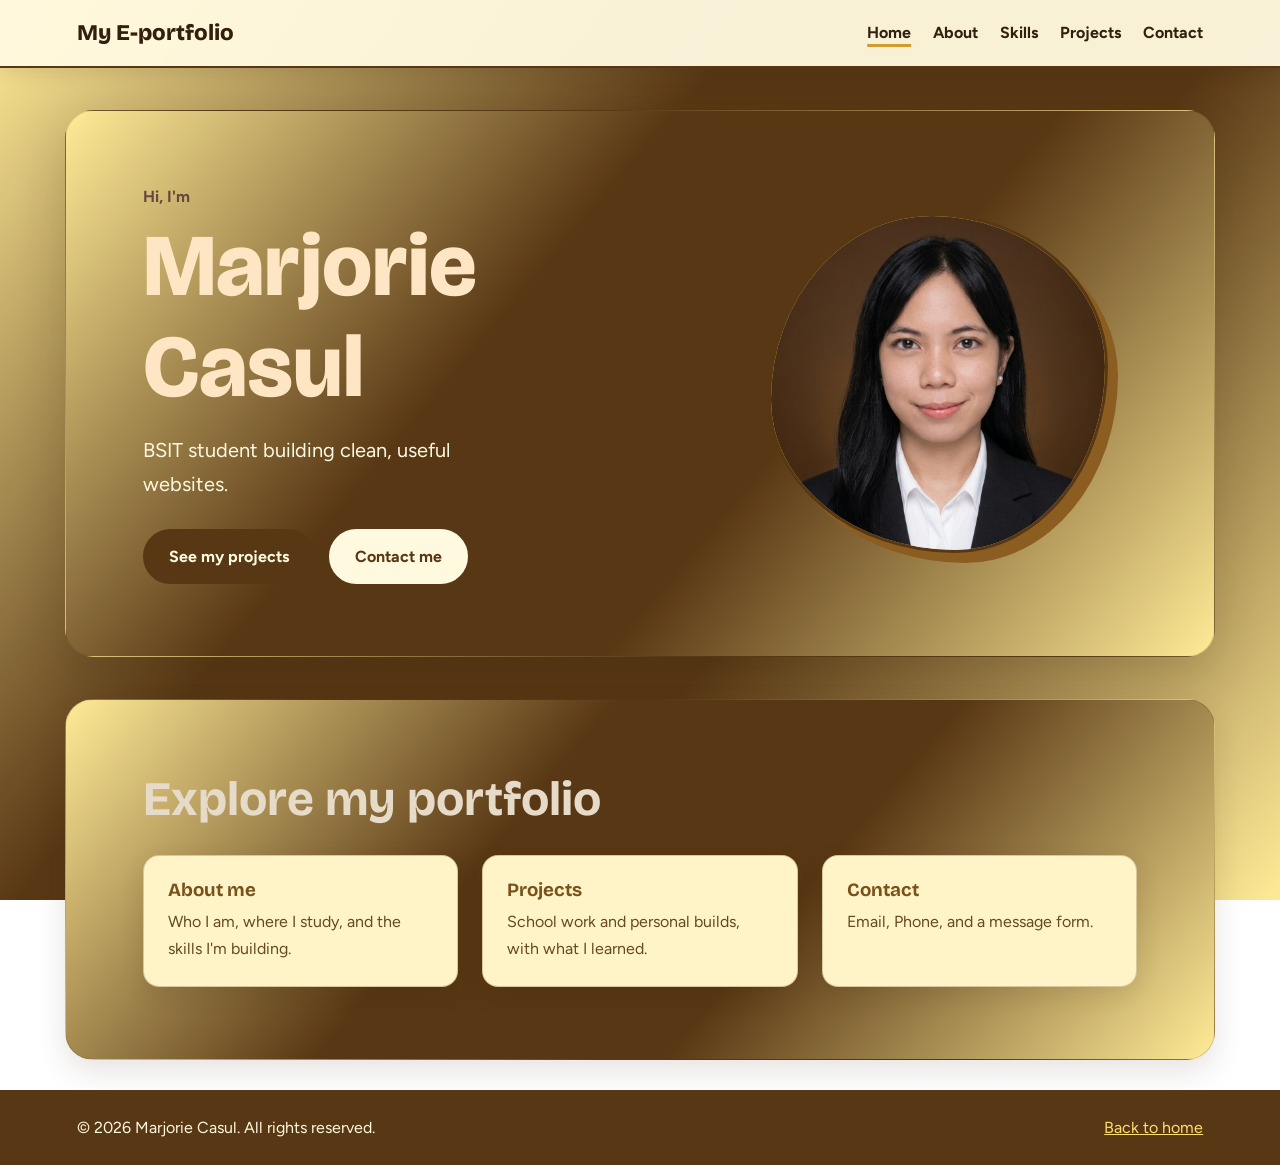
<file: index.html>
<!DOCTYPE html>
<html lang="en">
<head>
  <meta charset="UTF-8">
  <meta name="viewport" content="width=device-width, initial-scale=1">
  <title>Home | Marjorie Casul </title>
  <meta name="description" content="Portfolio of Marjorie Casul, BSIT student.">
  <link rel="preconnect" href="https://fonts.googleapis.com">
  <link rel="preconnect" href="https://fonts.gstatic.com" crossorigin>
  <link href="https://fonts.googleapis.com/css2?family=Bricolage+Grotesque:wght@500;700;800&family=Figtree:wght@400;500;600&display=swap" rel="stylesheet">
  <link rel="stylesheet" href="style.css">
</head>
<body>

  <!-- ===== HEADER / NAVIGATION (same on every page) ===== -->
  <header class="site-header">
    <a class="logo" href="index.html">My E-portfolio</a>
    <nav class="nav" aria-label="Main">
      <a href="index.html" aria-current="page">Home</a>
      <a href="about.html">About</a>
      <a href="skills.html">Skills</a>
      <a href="projects.html">Projects</a>
      <a href="contact.html">Contact</a>
    </nav>
  </header>

  <main>

    <!-- ===== HERO ===== -->
    <section class="hero">
      <div class="hero-text">
        <p class="hero-hello">Hi, I'm</p>
        <h1>Marjorie Casul</h1>
        <p class="hero-role">BSIT student building clean, useful websites.</p>
        <div class="hero-buttons">
          <a class="btn btn-primary" href="projects.html">See my projects</a>
          <a class="btn btn-outline" href="contact.html">Contact me</a>
        </div>
      </div>
        <div class="hero-photo">
           <img src="myphoto.jpeg" alt="Photo of Marj Casul"> 
        </div>
    </section>

    <!-- ===== WHERE TO GO NEXT ===== -->
    <section class="section section-tint">
      <h2>Explore my portfolio</h2>
      <div class="link-cards">
        <a class="link-card" href="about.html">
          <h3>About me</h3>
          <p>Who I am, where I study, and the skills I'm building.</p>
        </a>
        <a class="link-card" href="projects.html">
          <h3>Projects</h3>
          <p>School work and personal builds, with what I learned.</p>
        </a>
        <a class="link-card" href="contact.html">
          <h3>Contact</h3>
          <p>Email, Phone, and a message form.</p>
        </a>
      </div>
    </section>

  </main>

  <footer class="site-footer">
    <p>&copy; 2026 Marjorie Casul. All rights reserved.</p>
    <a href="index.html">Back to home</a>
  </footer>

</body>
</html>
</file>
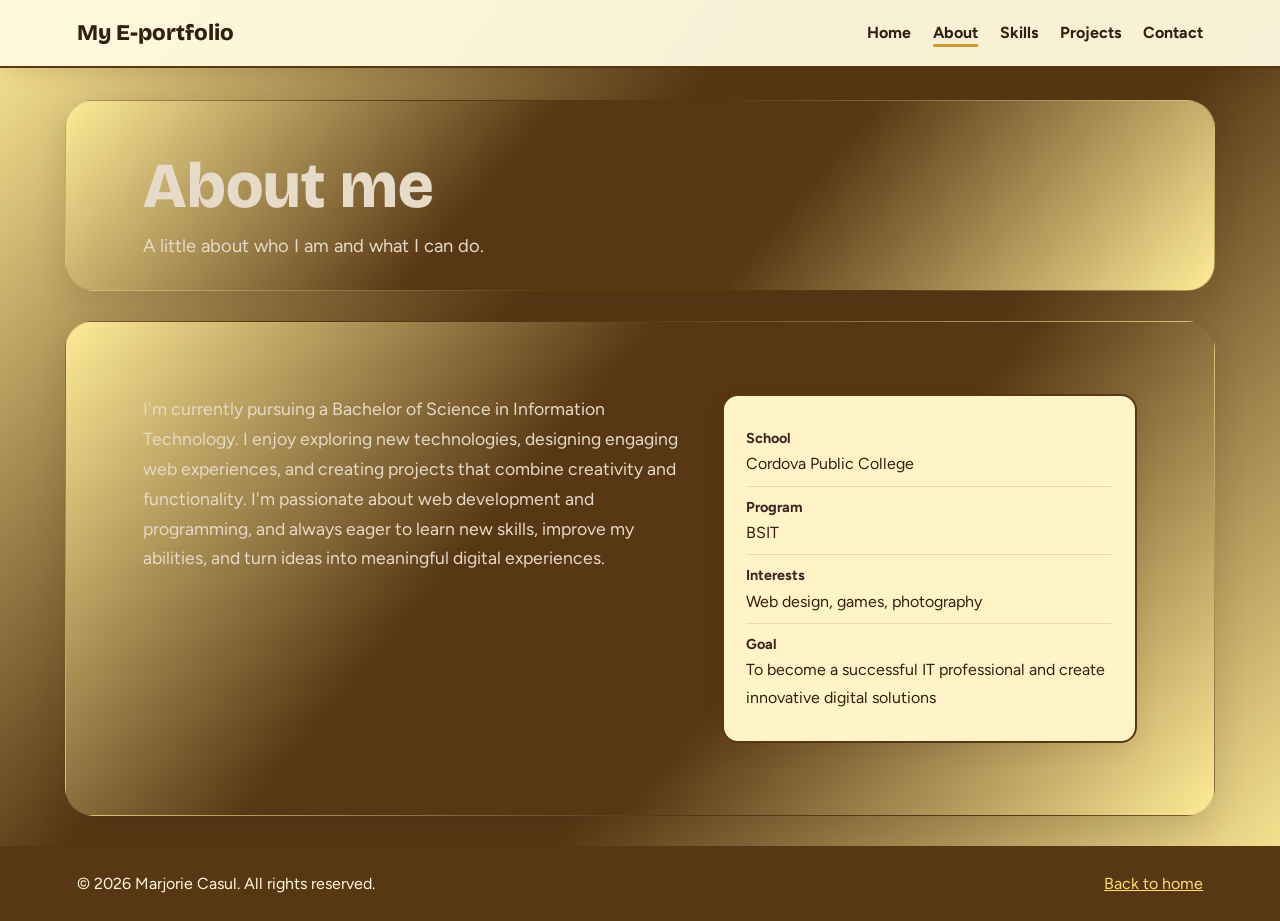
<file: about.html>
<!DOCTYPE html>
<html lang="en">
<head>
  <meta charset="UTF-8">
  <meta name="viewport" content="width=device-width, initial-scale=1">
  <title>About | Marjorie Casul</title>
  <meta name="description" content="About Juan Dela Cruz and his skills.">
  <link rel="preconnect" href="https://fonts.googleapis.com">
  <link rel="preconnect" href="https://fonts.gstatic.com" crossorigin>
  <link href="https://fonts.googleapis.com/css2?family=Bricolage+Grotesque:wght@500;700;800&family=Figtree:wght@400;500;600&display=swap" rel="stylesheet">
  <link rel="stylesheet" href="style.css">
</head>
<body>

  <!-- ===== HEADER / NAVIGATION (same on every page) ===== -->
  <header class="site-header">
    <a class="logo" href="index.html">My E-portfolio</a>
    <nav class="nav" aria-label="Main">
      <a href="index.html">Home</a>
      <a href="about.html"aria-current="page" >About</a>
      <a href="skills.html">Skills</a>
      <a href="projects.html">Projects</a>
      <a href="contact.html">Contact</a>
    </nav>
  </header>

  <main>

    <div class="page-title">
      <h1>About me</h1>
      <p>A little about who I am and what I can do.</p>
    </div>

    <!-- ===== ABOUT ===== -->
    <section class="section">
      <div class="about-grid">
        <p>I'm currently pursuing a Bachelor of Science in Information Technology. I enjoy exploring new technologies, designing engaging web experiences, and creating projects that combine creativity and functionality. I'm passionate about web development and programming, and always eager to learn new skills, improve my abilities, and turn ideas into meaningful digital experiences.</p>
        <ul class="facts">
          <li><strong>School</strong> Cordova Public College</li>
          <li><strong>Program</strong> BSIT</li>
          <li><strong>Interests</strong> Web design, games, photography</li>
          <li><strong>Goal</strong> To become a successful IT professional and create innovative digital solutions</li>
        </ul>
      </div>
    </section>

    
  </main>

  <footer class="site-footer">
    <p>&copy; 2026 Marjorie Casul. All rights reserved.</p>
    <a href="index.html">Back to home</a>
  </footer>

</body>
</html>
</file>
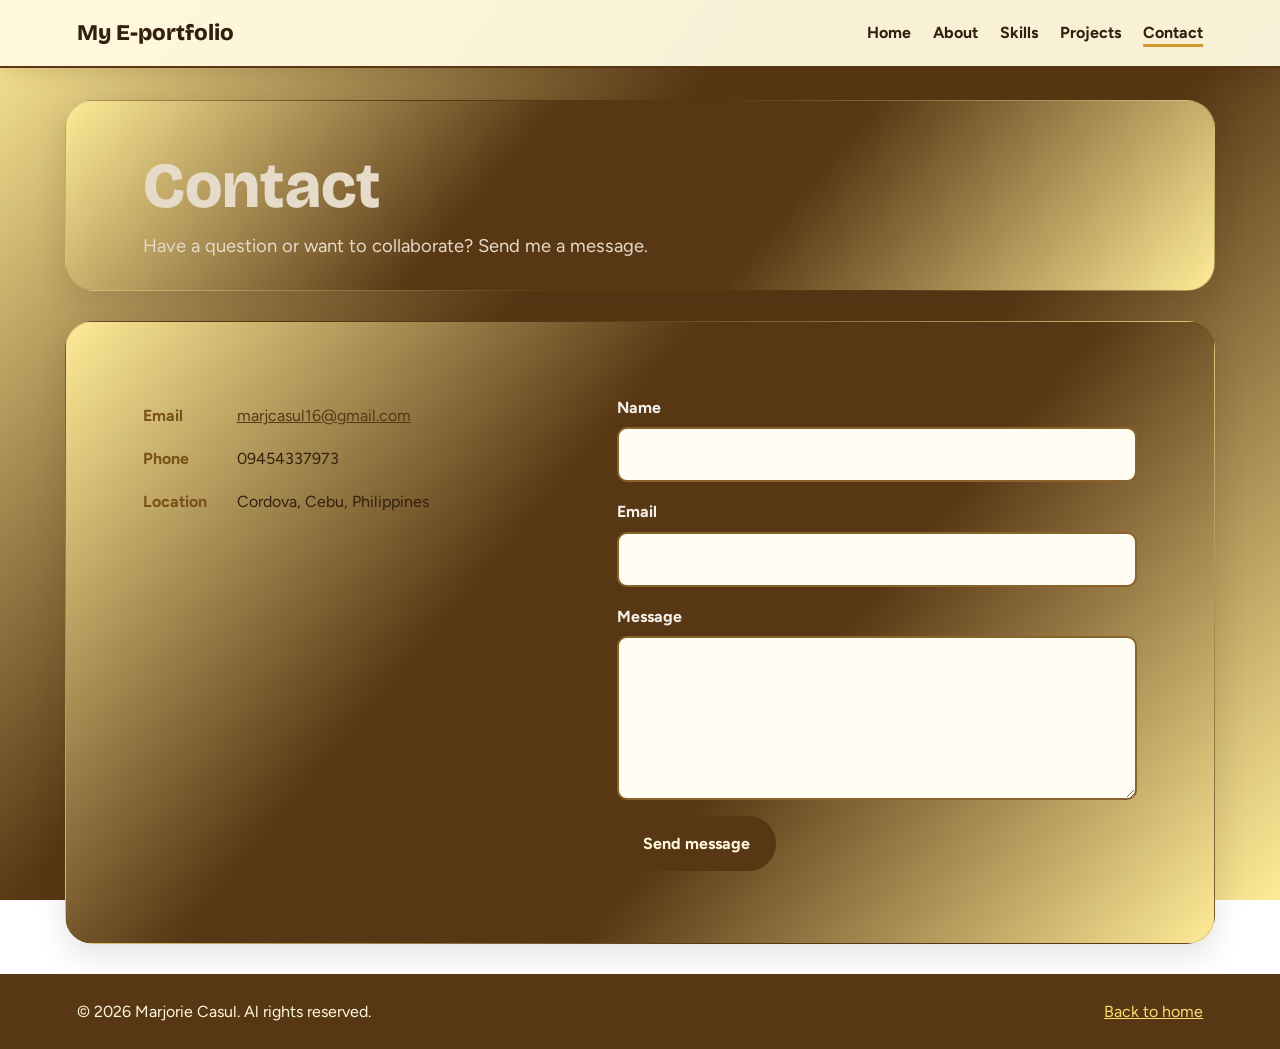
<file: contact.html>
<!DOCTYPE html>
<html lang="en">
<head>
  <meta charset="UTF-8">
  <meta name="viewport" content="width=device-width, initial-scale=1">
  <title>Contact | Marjorie Casul</title>
  <meta name="description" content="Contact Juan Dela Cruz.">
  <link rel="preconnect" href="https://fonts.googleapis.com">
  <link rel="preconnect" href="https://fonts.gstatic.com" crossorigin>
  <link href="https://fonts.googleapis.com/css2?family=Bricolage+Grotesque:wght@500;700;800&family=Figtree:wght@400;500;600&display=swap" rel="stylesheet">
  <link rel="stylesheet" href="style.css">
</head>
<body>

  <!-- ===== HEADER / NAVIGATION (same on every page) ===== -->
  <header class="site-header">
    <a class="logo" href="index.html">My E-portfolio</a>
    <nav class="nav" aria-label="Main">
      <a href="index.html">Home</a>
      <a href="about.html">About</a>
      <a href="skills.html">Skills</a>
      <a href="projects.html">Projects</a>
      <a href="contact.html" aria-current="page">Contact</a>
    </nav>
  </header>

  <main>

    <div class="page-title">
      <h1>Contact</h1>
      <p>Have a question or want to collaborate? Send me a message.</p>
    </div>

    <section class="section">
      <div class="contact-grid">
        <ul class="contact-list">
          <li><strong>Email</strong> <a href="mailto: marjcasul16@gmail.com">marjcasul16@gmail.com</a></li>
          <li><strong>Phone</strong> 09454337973 </li>
          <li><strong>Location</strong> Cordova, Cebu, Philippines </li>
        </ul>

        <!-- Opens the visitor's email app (no server needed) -->
        <form class="form" action="mailto: marjcasul16@gmail.com" method="post" enctype="text/plain">
          <label>Name <input type="text" name="name" required></label>
          <label>Email <input type="email" name="email" required></label>
          <label>Message <textarea name="message" rows="5" required></textarea></label>
          <button class="btn btn-primary" type="submit">Send message</button>
        </form>
      </div>
    </section>

  </main>

  <footer class="site-footer">
    <p>&copy; 2026 Marjorie Casul. Al rights reserved.</p>
    <a href="index.html">Back to home</a>
  </footer>

</body>
</html>
</file>
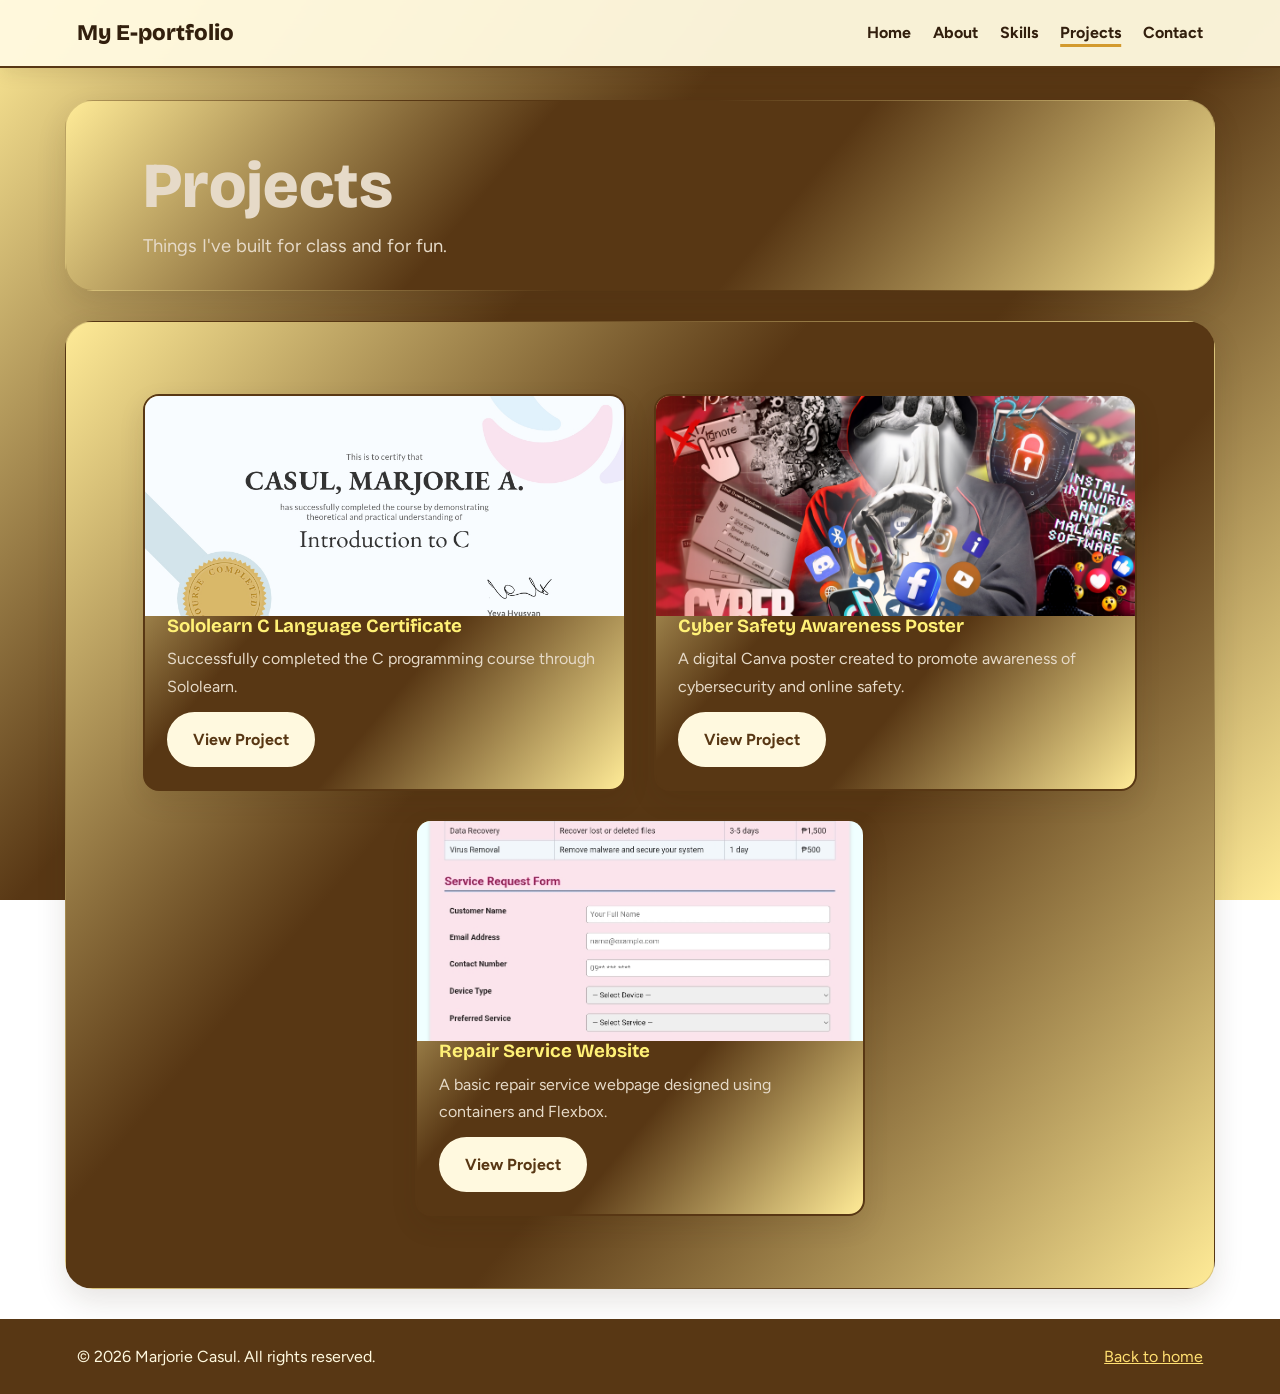
<file: projects.html>
<!DOCTYPE html>
<html lang="en">
<head>
  <meta charset="UTF-8">
  <meta name="viewport" content="width=device-width, initial-scale=1">
  <title>Projects | Marjorie Casul</title>
  <meta name="description" content="Projects by Marjorie Casul.">
  <link rel="preconnect" href="https://fonts.googleapis.com">
  <link rel="preconnect" href="https://fonts.gstatic.com" crossorigin>
  <link href="https://fonts.googleapis.com/css2?family=Bricolage+Grotesque:wght@500;700;800&family=Figtree:wght@400;500;600&display=swap" rel="stylesheet">
  <link rel="stylesheet" href="style.css">
</head>
<body>

  <!-- ===== HEADER / NAVIGATION (same on every page) ===== -->
  <header class="site-header">
    <a class="logo" href="index.html">My E-portfolio</a>
    <nav class="nav" aria-label="Main">
      <a href="index.html">Home</a>
      <a href="about.html">About</a>
      <a href="skills.html">Skills</a>
      <a href="projects.html" aria-current="page">Projects</a>
      <a href="contact.html">Contact</a>
    </nav>
  </header>

  <main>

    <div class="page-title">
      <h1>Projects</h1>
      <p>Things I've built for class and for fun.</p>
    </div>

    <!-- Copy one <article> to add another project -->
    <section class="section">
      <div class="projects-grid">
        <article class="project">
          <img src="project1.jpg" alt="Project 1">
          <h3>Sololearn C Language Certificate</h3>
<p>Successfully completed the C programming course through Sololearn.</p>
          <a href="project1.jpg" target="_blank" class="btn btn-outline">View Project</a>
        </article>
        <article class="project">
          <img src="project2.jpg" alt="Project 2">
          <h3>Cyber Safety Awareness Poster</h3>
<p>A digital Canva poster created to promote awareness of cybersecurity and online safety.</p>
          <a href="project2.jpg" target="_blank" class="btn btn-outline">View Project</a>
        </article>
        <article class="project">
          <img src="project3.jpg" alt="Project 3">
          <h3>Repair Service Website</h3>
<p>A basic repair service webpage designed using containers and Flexbox.</p>
          <a href="project3.jpg" target="_blank" class="btn btn-outline">View Project</a>
        </article>
      </div>
    </section>

  </main>

  <footer class="site-footer">
    <p>&copy; 2026 Marjorie Casul. All rights reserved.</p>
    <a href="index.html">Back to home</a>
  </footer>

</body>
</html>
</file>
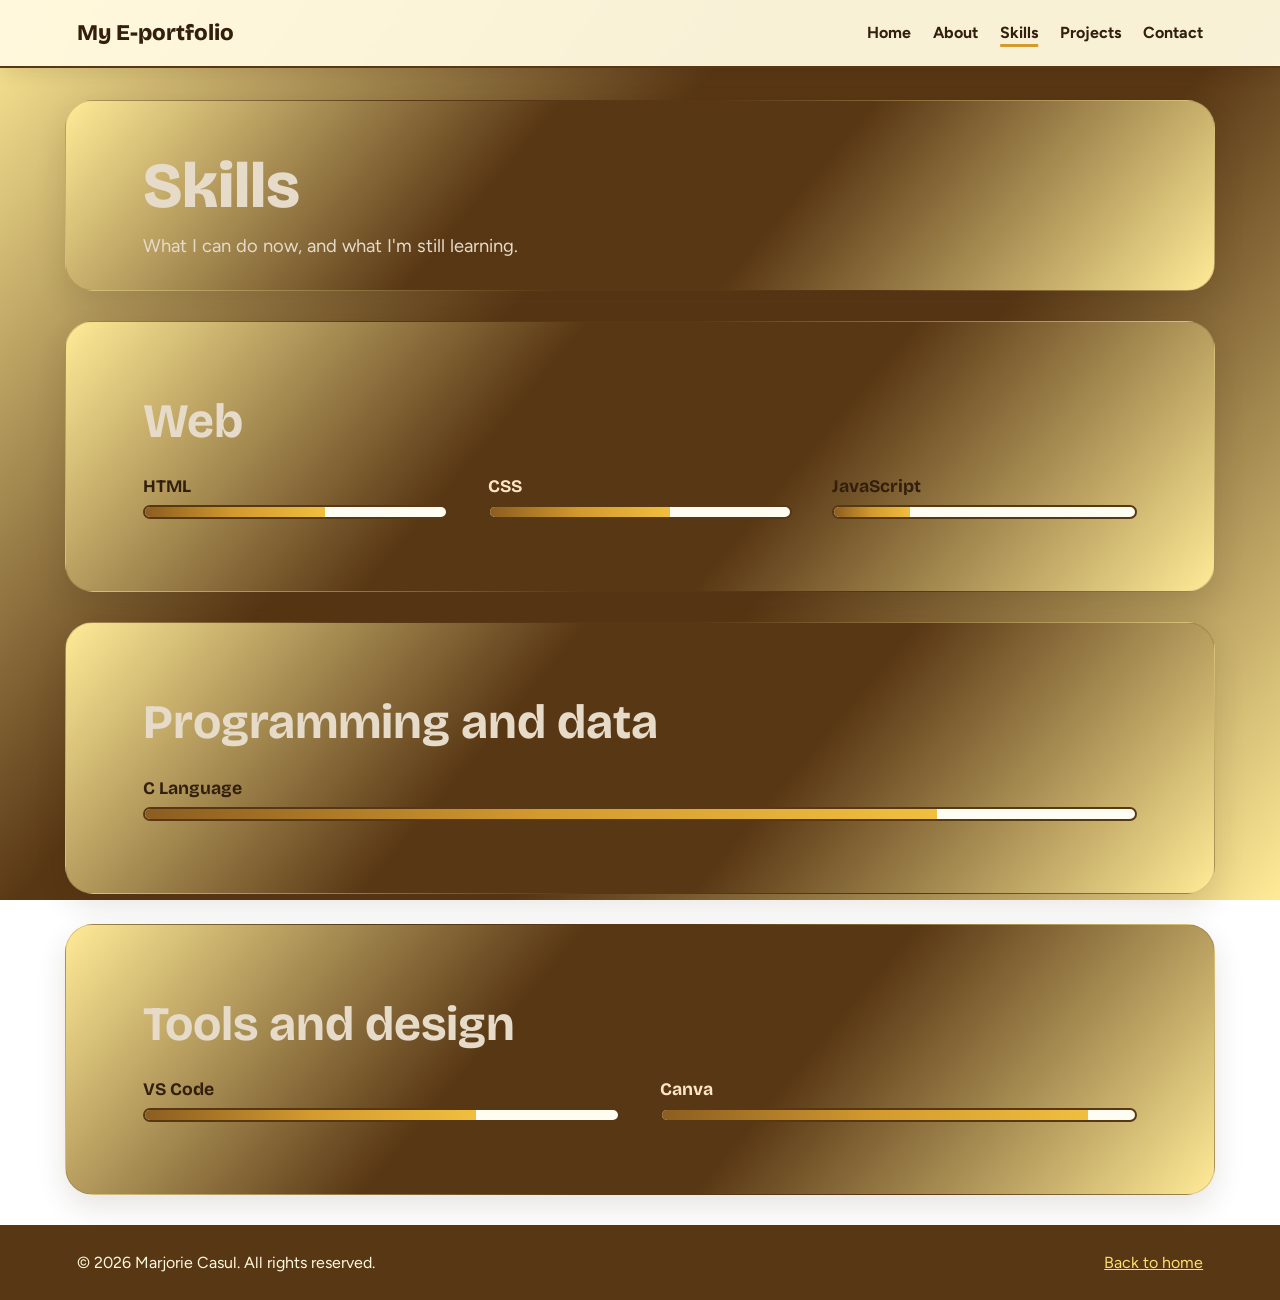
<file: skills.html>
<!DOCTYPE html>
<html lang="en">
<head>
  <meta charset="UTF-8">
  <meta name="viewport" content="width=device-width, initial-scale=1">
  <title>Skills | Marjorie Casul</title>
  <meta name="description" content="Skills of Marjorie Casul.">
  <link rel="preconnect" href="https://fonts.googleapis.com">
  <link rel="preconnect" href="https://fonts.gstatic.com" crossorigin>
  <link href="https://fonts.googleapis.com/css2?family=Bricolage+Grotesque:wght@500;700;800&family=Figtree:wght@400;500;600&display=swap" rel="stylesheet">
  <link rel="stylesheet" href="style.css">
</head>
<body>

  <!-- ===== HEADER / NAVIGATION (same on every page) ===== -->
  <header class="site-header">
    <a class="logo" href="index.html">My E-portfolio</a>
    <nav class="nav" aria-label="Main">
      <a href="index.html">Home</a>
      <a href="about.html">About</a>
      <a href="skills.html"aria-current="page">Skills</a>
      <a href="projects.html">Projects</a>
      <a href="contact.html">Contact</a>
    </nav>
  </header>

  <main>

    <div class="page-title">
      <h1>Skills</h1>
      <p>What I can do now, and what I'm still learning.</p>
    </div>

    <!-- The width % on each <span> sets the bar length -->
    <section class="section">
      <h2>Web</h2>
      <div class="skills-grid">
        <div class="skill"><h3>HTML</h3><div class="bar"><span style="width: 60%"></span></div></div>
        <div class="skill"><h3><span>CSS</span></h3><div class="bar"><span style="width: 60%"></span></div></div>
        <div class="skill"><h3>JavaScript</h3><div class="bar"><span style="width: 25%"></span></div></div>
      </div>
    </section>

    <section class="section section-tint">
      <h2>Programming and data</h2>
      <div class="skills-grid">
        <div class="skill"><h3>C Language</h3><div class="bar"><span style="width: 80%"></span></div></div>
      </div>
    </section>

    <section class="section">
      <h2>Tools and design</h2>
      <div class="skills-grid">
        <div class="skill"><h3>VS Code</h3><div class="bar"><span style="width: 70%"></span></div></div>
        <div class="skill"><h3><span>Canva</span> </h3><div class="bar"><span style="width: 90%"></span></div></div>
      </div>
    </section>

  </main>

  <footer class="site-footer">
    <p>&copy; 2026 Marjorie Casul. All rights reserved.</p>
    <a href="index.html">Back to home</a>
  </footer>

</body>
</html>
</file>
<file: style.css>
/* =========================================================
   PORTFOLIO STYLES
   1. Variables  2. Base  3. Header  4. Hero  5. Sections
   6. Skills  7. Projects  8. Contact  9. Footer  10. Responsive
   ========================================================= */

/* ---------- 1. VARIABLES ---------- */
:root {
  --bg: linear-gradient(130deg, #ffeb97 0%, #583714 38%, #583714 62%, #ffeb97 100%);
  --bg-tint: #fff4c7;
  --ink: #321f0d;
  --muted: #654923;
  --primary: #583714;
  --accent: #ffcf4a;
  --card: linear-gradient(130deg, #ffeb97 0%, #583714 38%, #583714 62%, #ffeb97 100%);
  --surface: linear-gradient(130deg, #ffeb97 0%, #583714 38%, #583714 62%, #ffeb97 100%);
  --radius: 16px;
  --font-head: "Bricolage Grotesque", "Segoe UI", sans-serif;
  --font-body: "Figtree", "Segoe UI", Arial, sans-serif;
}

/* ---------- 2. BASE ---------- */
* { box-sizing: border-box; margin: 0; padding: 0; }
html { scroll-behavior: smooth; scroll-padding-top: 80px; }
body {
  min-height: 100vh;
  font-family: var(--font-body);
  background: var(--bg);
  background-attachment: fixed;
  color: var(--ink);
  line-height: 1.7;
}
h1, h2, h3 { font-family: var(--font-head); line-height: 1.15; }
a { color: var(--primary); }
a:focus-visible, .btn:focus-visible, .form input:focus-visible, .form textarea:focus-visible {
  outline: 3px solid #9a671e;
  outline-offset: 3px;
}

/* ---------- 3. HEADER ---------- */
.site-header {
  position: sticky; top: 0; z-index: 10;
  display: flex; justify-content: space-between; align-items: center;
  padding: 14px 6vw;
  background: rgba(255, 249, 223, .96);
  border-bottom: 2px solid var(--primary);
  box-shadow: 0 4px 18px rgba(50, 31, 13, .12);
  backdrop-filter: blur(12px);
  -webkit-backdrop-filter: blur(12px);
}
.logo {
  font-family: var(--font-head); font-weight: 800; font-size: 1.4rem;
  color: var(--ink); text-decoration: none;
}
.nav { display: flex; gap: 22px; }
.nav a { color: var(--ink); text-decoration: none; font-weight: 700; }
.nav a:hover {
  color: #8a5717; text-decoration: underline; text-decoration-color: #d39a2e;
  text-decoration-thickness: 3px; text-underline-offset: 6px;
}

/* ---------- 4. HERO ---------- */
.hero {
  display: grid; grid-template-columns: 1.4fr 1fr; align-items: center; gap: 40px;
  padding: 72px 6vw; max-width: 1150px; margin: 42px auto;
  background: var(--surface); border: 1px solid rgba(88, 55, 20, .2);
  border-radius: 28px; box-shadow: 0 18px 48px rgba(50, 31, 13, .18);
}
.hero-hello { font-weight: 700; color: #64483c; }
.hero h1 { font-size: clamp(2.8rem, 8vw, 5.5rem); font-weight: 800; margin: 6px 0 14px; color: #fee6c4; }
.hero-role { font-size: 1.25rem; max-width: 30ch; color: #fff9df; }
.hero-buttons { display: flex; gap: 14px; flex-wrap: wrap; margin-top: 28px; }
.btn {
  display: inline-block; padding: 12px 24px; border-radius: 999px;
  border: 2px solid var(--primary); font-weight: 700; text-decoration: none;
  transition: background .2s, color .2s, transform .2s, box-shadow .2s;
}
.btn:hover { transform: translateY(-2px); box-shadow: 0 6px 14px rgba(50, 31, 13, .18); }
.btn-primary { background: var(--primary); border-color: var(--primary); color: #fff9df; }
.btn-primary:hover { background: #754a1a; border-color: #754a1a; }
.btn-outline { background: #fff9df; border-color: #fff9df; color: var(--primary); }
.btn-outline:hover { background: var(--accent); border-color: #d39a2e; }
.hero-photo {
  aspect-ratio: 1; width: 100%; max-width: 340px; justify-self: center;
  display: grid; place-items: center; background: var(--accent); color: var(--ink);
  font-family: var(--font-head); font-weight: 800; font-size: 6rem;
  border: 3px solid var(--primary); border-radius: 48% 52% 45% 55% / 55% 45% 55% 45%;
  box-shadow: 10px 10px 0 #8b5d20; overflow: hidden;
}
.hero-photo img { width: 100%; height: 100%; object-fit: cover; }

/* ---------- 5. SECTIONS ---------- */
.section {
  max-width: 1150px; padding: 72px 6vw; margin: 30px auto;
  background: var(--surface);
  border: 1px solid rgba(88, 55, 20, .2);
  border-radius: 28px;
  box-shadow: 0 12px 30px rgba(50, 31, 13, .12);
}
.section-tint { background: var(--surface); }
.section > * { max-width: 1050px; margin-left: auto; margin-right: auto; }
.section h2 { font-size: clamp(2rem, 5vw, 3rem); margin-bottom: 28px; color: #E6DAC8; }
.about-grid { display: grid; grid-template-columns: 1.3fr 1fr; gap: 40px; }
.about-grid p { max-width: 60ch; font-size: 1.1rem; color: #E6DAC8; }
.facts {
  list-style: none; background:#fff4c7; border: 2px solid var(--primary);
  border-radius: var(--radius); padding: 22px; box-shadow: 0 8px 22px rgba(50, 31, 13, .08);
}
.facts li { padding: 8px 0; border-bottom: 1px solid #eadca9; }
.facts li:last-child { border-bottom: none; }
.facts strong { display: block; color: #3e2522; font-size: .9rem; }

/* ---------- 6. SKILLS ---------- */
.skills-grid { display: grid; grid-template-columns: repeat(auto-fit, minmax(260px, 1fr)); gap: 22px 40px; }
.skill h3 { font-size: 1.1rem; margin-bottom: 8px; }
.skill h3 span { color: #fee6c4 }
.bar { height: 14px; background: #fffdf2; border: 2px solid var(--primary); border-radius: 999px; overflow: hidden; }
.bar span { display: block; height: 100%; background: linear-gradient(90deg, #8b5d20, #d39a2e, #f0bf3f); }

/* ---------- 7. PROJECTS ---------- */
.projects-grid {
  display: grid;
  grid-template-columns: repeat(2, minmax(0, 1fr));
  gap: 28px;
}
.project:nth-child(3) {
  grid-column: 1 / -1;
  justify-self: center;
  width: 100%;
  max-width: 450px;
}
.project {
  min-width: 0;
  background: var(--card); border: 2px solid var(--primary); border-radius: var(--radius);
  overflow: hidden; padding-bottom: 22px; box-shadow: 0 10px 26px rgba(50, 31, 13, .1);
  transition: transform .2s, box-shadow .2s;
}
.project:hover { transform: translateY(-4px); box-shadow: 0 16px 32px rgba(50, 31, 13, .16); }
.project-thumb {
  height: 220px; display: grid; place-items: center; overflow: hidden;
  font-family: var(--font-head); font-weight: 700; font-size: 1.4rem;
  color: #fff9df; margin-bottom: 18px; border-bottom: 2px solid var(--primary);
}
.project > img,
.project-thumb img {
  display: block;
  width: 100%;
  height: 220px;
  object-fit: cover;
  object-position: center;
}
.project h3, .project p, .project a { margin-left: 22px; margin-right: 22px; }
.project h3 { margin-bottom: 8px; color: #FFF176; }
.project p { color: #E6DAC8; margin-bottom: 12px; }
.project a { font-weight: 700; }
.project a:hover { color: #9a671e; }

/* ---------- 8. CONTACT ---------- */
.contact-intro { font-size: 1.1rem; margin-bottom: 20px; }
.contact-list { list-style: none; }
.contact-list li { padding: 8px 0; }
.contact-list strong { display: inline-block; min-width: 90px; color: #79511b; }

/* ---------- 9. FOOTER ---------- */
.site-footer {
  display: flex; justify-content: space-between; flex-wrap: wrap; gap: 10px;
  padding: 24px 6vw; background: #583714; color: #fff9df;
}
.site-footer a { color: #ffdf71; }
.site-footer a:hover { color: #fff; }

/* ---------- 10. RESPONSIVE ---------- */
@media (max-width: 760px) {
  .site-header { flex-direction: column; gap: 6px; }
  .nav { gap: 16px; flex-wrap: wrap; justify-content: center; }
  .hero, .about-grid { grid-template-columns: 1fr; }
  .hero { padding: 42px 7vw; margin: 24px 4vw; }
  .hero-photo { max-width: 240px; font-size: 4rem; order: -1; justify-self: start; }
  .section { padding: 56px 7vw; margin: 20px 4vw; }
  .projects-grid { grid-template-columns: minmax(0, 1fr); }
  .project:nth-child(3) { grid-column: auto; max-width: none; }
  .project > img, .project-thumb img, .project-thumb { height: 200px; }
}
@media (prefers-reduced-motion: reduce) {
  html { scroll-behavior: auto; }
  .btn, .project { transition: none; }
}

/* =========================================================
   MULTI-PAGE ADDITIONS
   ========================================================= */
.nav a[aria-current="page"] {
  text-decoration: underline; text-decoration-color: #d39a2e;
  text-decoration-thickness: 3px; text-underline-offset: 6px;
}
.page-title {
  padding: 48px 6vw 28px; max-width: 1150px; margin: 32px auto 18px;
  background: var(--surface); border-radius: 28px;
  border: 1px solid rgba(88, 55, 20, .2);
  box-shadow: 0 12px 30px rgba(50, 31, 13, .12);
}
.page-title h1 { font-size: clamp(2.4rem, 7vw, 4rem); font-weight: 800; margin-bottom: 8px; color: #E6DAC8; }
.page-title p { color: #E6DAC8; font-size: 1.15rem; max-width: 50ch; }
.link-cards { display: grid; grid-template-columns: repeat(auto-fit, minmax(240px, 1fr)); gap: 24px; }
.link-card {
  display: block; padding: 24px; text-decoration: none; color: var(--ink);
  background: #fff4c7; border: 1px solid rgba(88, 55, 20, .24);
  border-radius: var(--radius); box-shadow: 0 8px 24px rgba(50, 31, 13, .12);
  transition: transform .2s, box-shadow .2s, background .2s;
}
.link-card:hover {
  transform: translateY(-4px); background: #faf7e8;
  box-shadow: 0 14px 30px rgba(50, 31, 13, .2);
}
.link-card h3 { margin-bottom: 6px; color: #79511b; }
.link-card p { color: var(--muted); }
.contact-grid { display: grid; grid-template-columns: 1fr 1.2fr; gap: 40px; }
.form { display: grid; gap: 16px; }
.form label { font-weight: 700; display: grid; gap: 6px; color: #F4F1EA; }
.form input, .form textarea {
  width: 100%; font: inherit; padding: 12px; color: var(--ink);
  background: #fffdf2; border: 2px solid #8a622c; border-radius: 10px;
}
.form input:focus-visible, .form textarea:focus-visible { outline: 3px solid #d39a2e; }
.form button { justify-self: start; cursor: pointer; font: inherit; font-weight: 700; }
@media (max-width: 760px) {
  .contact-grid { grid-template-columns: 1fr; }
  .page-title { padding: 36px 7vw 24px; margin: 20px 4vw 14px; }
}
@media (prefers-reduced-motion: reduce) {
  .link-card { transition: none; }
}
</file>
